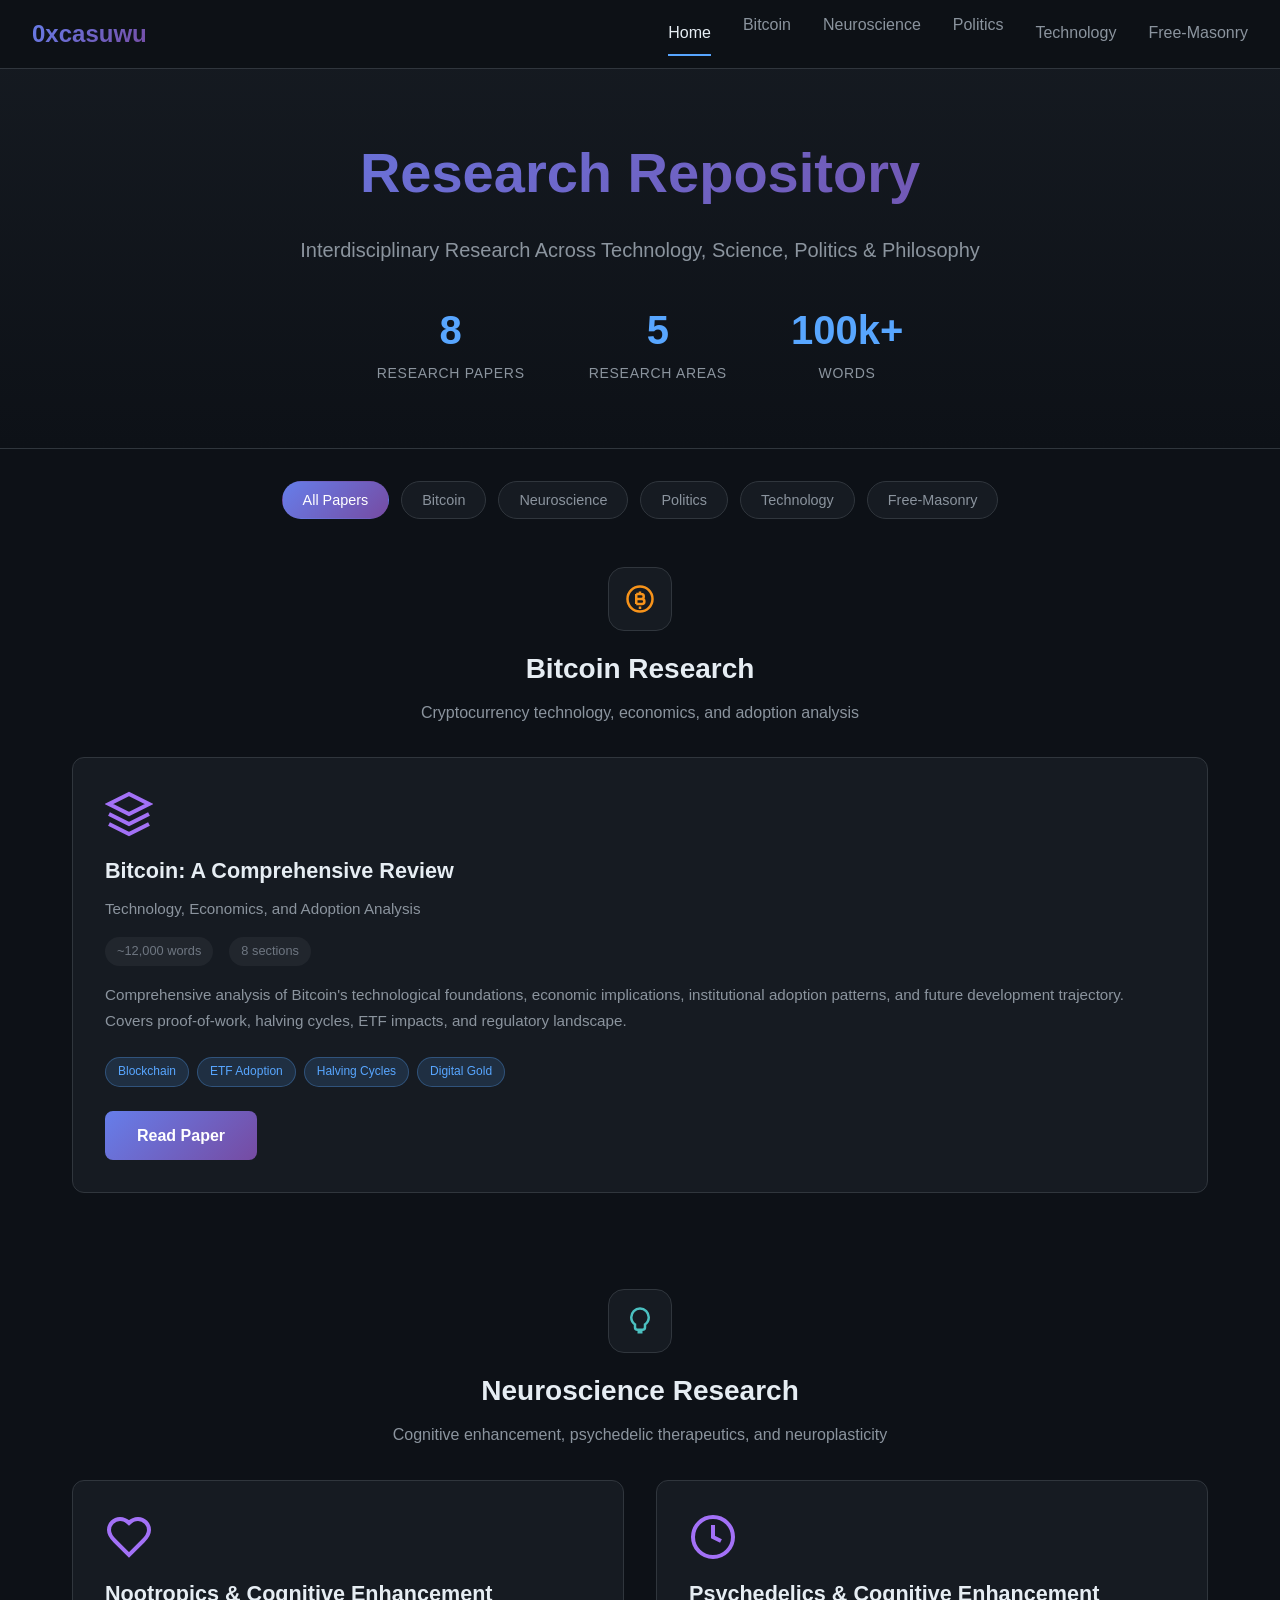
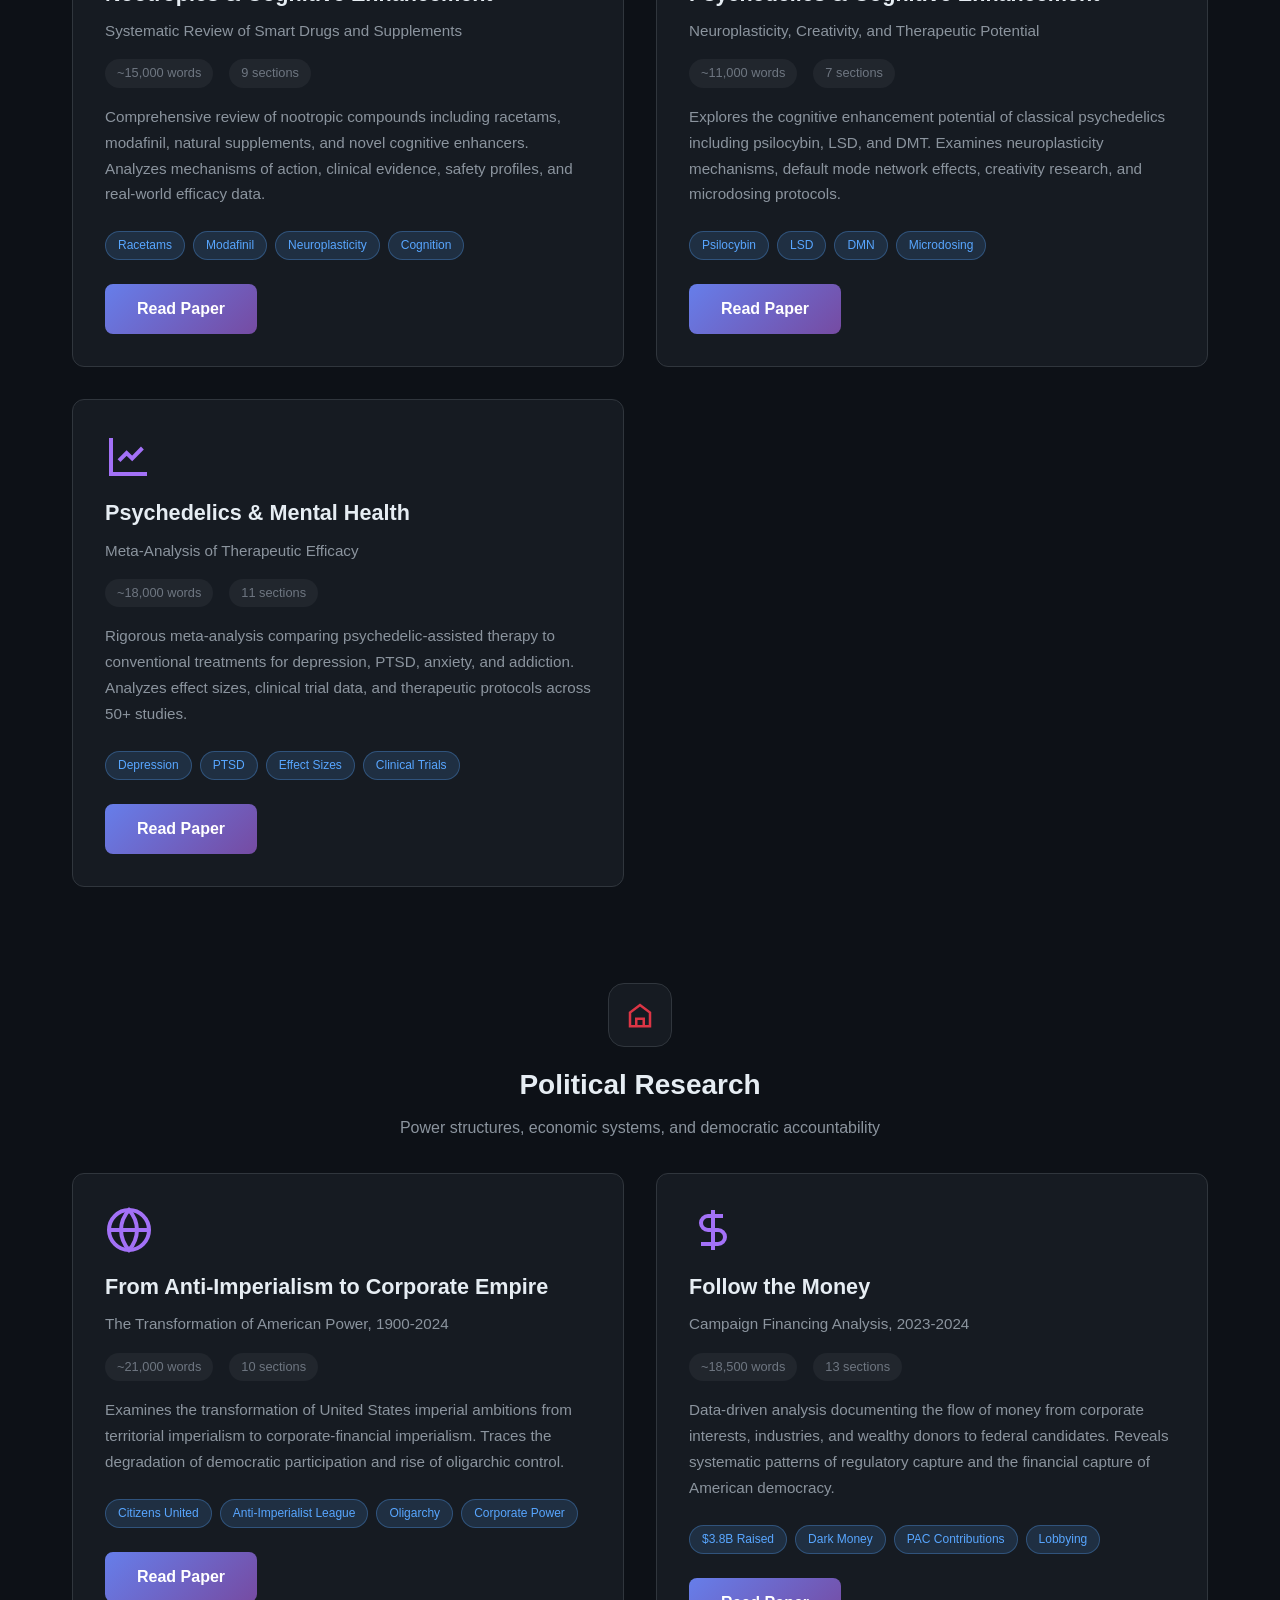
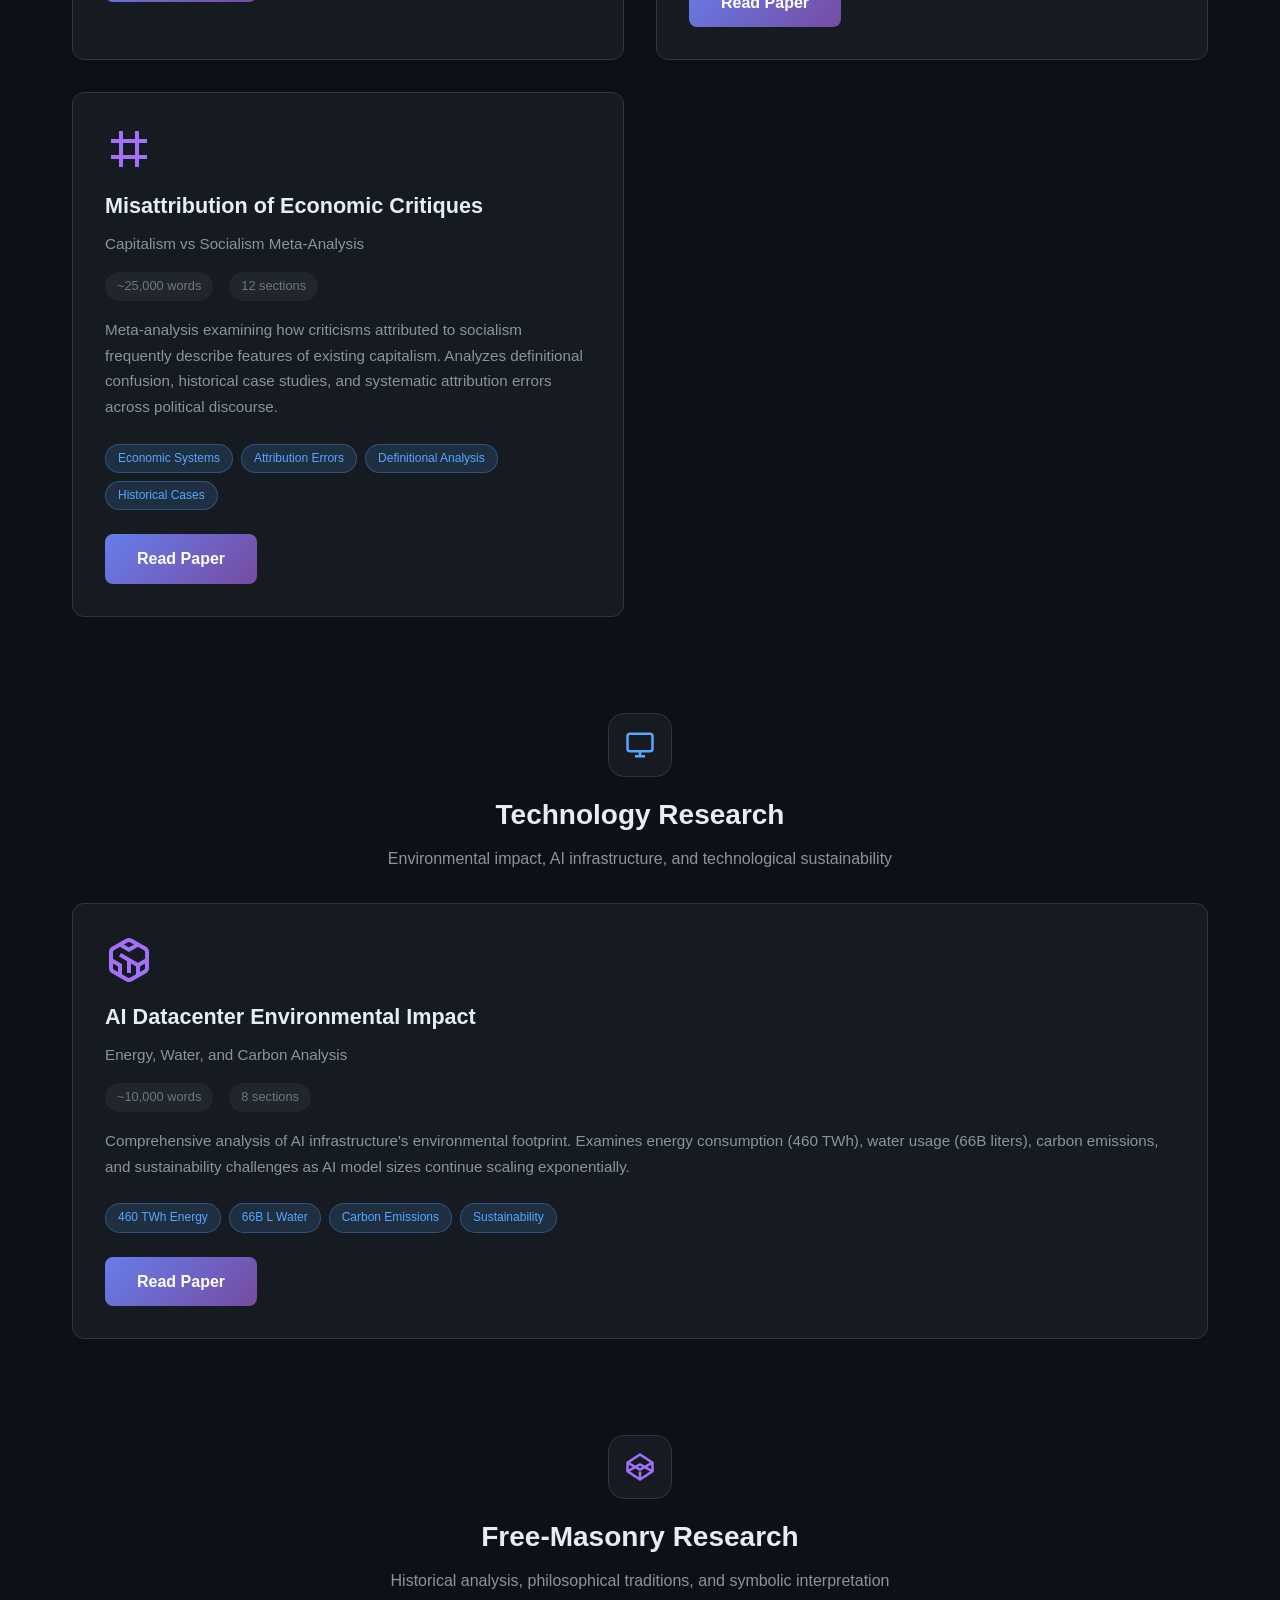
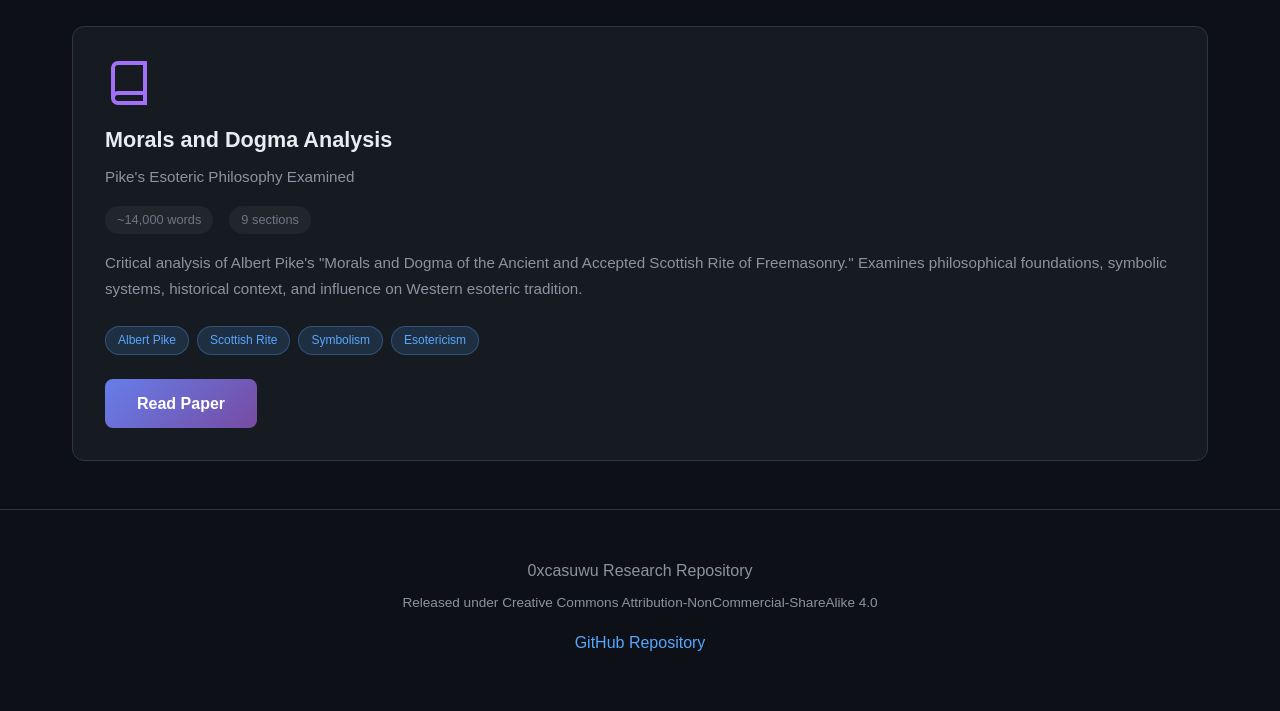
<file: index.html>
<!DOCTYPE html>
<html lang="en">
<head>
    <meta charset="UTF-8">
    <meta name="viewport" content="width=device-width, initial-scale=1.0">
    <title>0xcasuwu Research Repository</title>
    <link rel="stylesheet" href="css/style.css">
</head>
<body>
    <nav class="main-nav">
        <div class="nav-container">
            <a href="index.html" class="logo">0xcasuwu</a>
            <div class="nav-links">
                <a href="index.html" class="active">Home</a>
                <div class="nav-dropdown">
                    <a href="#bitcoin-section">Bitcoin</a>
                    <div class="dropdown-content">
                        <a href="papers/bitcoin-review.html">Comprehensive Review</a>
                    </div>
                </div>
                <div class="nav-dropdown">
                    <a href="#neuroscience-section">Neuroscience</a>
                    <div class="dropdown-content">
                        <a href="papers/nootropics.html">Nootropics Review</a>
                        <a href="papers/psychedelics-cognitive.html">Psychedelics & Cognition</a>
                        <a href="papers/psychedelics-mental-health.html">Psychedelics Meta-Analysis</a>
                    </div>
                </div>
                <div class="nav-dropdown">
                    <a href="#politics-section">Politics</a>
                    <div class="dropdown-content">
                        <a href="papers/imperialism.html">US Imperialism</a>
                        <a href="papers/campaign-finance.html">Campaign Finance</a>
                        <a href="papers/capitalism-socialism.html">Capitalism/Socialism</a>
                    </div>
                </div>
                <a href="papers/ai-datacenter.html">Technology</a>
                <a href="papers/freemasonry.html">Free-Masonry</a>
            </div>
        </div>
    </nav>

    <header class="hero">
        <div class="hero-content">
            <h1>Research Repository</h1>
            <p class="tagline">Interdisciplinary Research Across Technology, Science, Politics & Philosophy</p>
            <div class="hero-stats">
                <div class="stat">
                    <span class="stat-number">8</span>
                    <span class="stat-label">Research Papers</span>
                </div>
                <div class="stat">
                    <span class="stat-number">5</span>
                    <span class="stat-label">Research Areas</span>
                </div>
                <div class="stat">
                    <span class="stat-number">100k+</span>
                    <span class="stat-label">Words</span>
                </div>
            </div>
        </div>
    </header>

    <!-- Category Navigation -->
    <section class="category-nav">
        <div class="category-tabs">
            <button class="category-tab active" data-category="all">All Papers</button>
            <button class="category-tab" data-category="bitcoin">Bitcoin</button>
            <button class="category-tab" data-category="neuroscience">Neuroscience</button>
            <button class="category-tab" data-category="politics">Politics</button>
            <button class="category-tab" data-category="technology">Technology</button>
            <button class="category-tab" data-category="freemasonry">Free-Masonry</button>
        </div>
    </section>

    <!-- Bitcoin Section -->
    <section id="bitcoin-section" class="research-section" data-category="bitcoin">
        <div class="section-header">
            <div class="section-icon bitcoin-icon">
                <svg viewBox="0 0 24 24" fill="none" stroke="currentColor" stroke-width="2">
                    <circle cx="12" cy="12" r="10"/>
                    <path d="M9 8h4a2 2 0 1 1 0 4H9m0-4v8m0-4h4.5a2 2 0 1 1 0 4H9m3-10v2m0 10v2"/>
                </svg>
            </div>
            <h2>Bitcoin Research</h2>
            <p class="section-desc">Cryptocurrency technology, economics, and adoption analysis</p>
        </div>
        <div class="papers-grid">
            <article class="paper-card" onclick="window.location.href='papers/bitcoin-review.html'">
                <div class="paper-icon">
                    <svg viewBox="0 0 24 24" fill="none" stroke="currentColor" stroke-width="2">
                        <path d="M12 2L2 7l10 5 10-5-10-5zM2 17l10 5 10-5M2 12l10 5 10-5"/>
                    </svg>
                </div>
                <h3>Bitcoin: A Comprehensive Review</h3>
                <p class="paper-subtitle">Technology, Economics, and Adoption Analysis</p>
                <div class="paper-meta">
                    <span class="meta-item">~12,000 words</span>
                    <span class="meta-item">8 sections</span>
                </div>
                <p class="paper-excerpt">
                    Comprehensive analysis of Bitcoin's technological foundations, economic implications,
                    institutional adoption patterns, and future development trajectory. Covers proof-of-work,
                    halving cycles, ETF impacts, and regulatory landscape.
                </p>
                <div class="paper-topics">
                    <span class="topic">Blockchain</span>
                    <span class="topic">ETF Adoption</span>
                    <span class="topic">Halving Cycles</span>
                    <span class="topic">Digital Gold</span>
                </div>
                <a href="papers/bitcoin-review.html" class="read-btn">Read Paper</a>
            </article>

        </div>
    </section>

    <!-- Neuroscience Section -->
    <section id="neuroscience-section" class="research-section" data-category="neuroscience">
        <div class="section-header">
            <div class="section-icon neuroscience-icon">
                <svg viewBox="0 0 24 24" fill="none" stroke="currentColor" stroke-width="2">
                    <path d="M12 2a7 7 0 0 0-7 7c0 2.38 1.19 4.47 3 5.74V17a2 2 0 0 0 2 2h4a2 2 0 0 0 2-2v-2.26c1.81-1.27 3-3.36 3-5.74a7 7 0 0 0-7-7z"/>
                    <path d="M10 21h4"/>
                </svg>
            </div>
            <h2>Neuroscience Research</h2>
            <p class="section-desc">Cognitive enhancement, psychedelic therapeutics, and neuroplasticity</p>
        </div>
        <div class="papers-grid">
            <article class="paper-card" onclick="window.location.href='papers/nootropics.html'">
                <div class="paper-icon">
                    <svg viewBox="0 0 24 24" fill="none" stroke="currentColor" stroke-width="2">
                        <path d="M19 14c1.49-1.46 3-3.21 3-5.5A5.5 5.5 0 0 0 16.5 3c-1.76 0-3 .5-4.5 2-1.5-1.5-2.74-2-4.5-2A5.5 5.5 0 0 0 2 8.5c0 2.3 1.5 4.05 3 5.5l7 7Z"/>
                    </svg>
                </div>
                <h3>Nootropics & Cognitive Enhancement</h3>
                <p class="paper-subtitle">Systematic Review of Smart Drugs and Supplements</p>
                <div class="paper-meta">
                    <span class="meta-item">~15,000 words</span>
                    <span class="meta-item">9 sections</span>
                </div>
                <p class="paper-excerpt">
                    Comprehensive review of nootropic compounds including racetams, modafinil, natural
                    supplements, and novel cognitive enhancers. Analyzes mechanisms of action, clinical
                    evidence, safety profiles, and real-world efficacy data.
                </p>
                <div class="paper-topics">
                    <span class="topic">Racetams</span>
                    <span class="topic">Modafinil</span>
                    <span class="topic">Neuroplasticity</span>
                    <span class="topic">Cognition</span>
                </div>
                <a href="papers/nootropics.html" class="read-btn">Read Paper</a>
            </article>

            <article class="paper-card" onclick="window.location.href='papers/psychedelics-cognitive.html'">
                <div class="paper-icon">
                    <svg viewBox="0 0 24 24" fill="none" stroke="currentColor" stroke-width="2">
                        <circle cx="12" cy="12" r="10"/>
                        <path d="M12 6v6l4 2"/>
                    </svg>
                </div>
                <h3>Psychedelics & Cognitive Enhancement</h3>
                <p class="paper-subtitle">Neuroplasticity, Creativity, and Therapeutic Potential</p>
                <div class="paper-meta">
                    <span class="meta-item">~11,000 words</span>
                    <span class="meta-item">7 sections</span>
                </div>
                <p class="paper-excerpt">
                    Explores the cognitive enhancement potential of classical psychedelics including
                    psilocybin, LSD, and DMT. Examines neuroplasticity mechanisms, default mode network
                    effects, creativity research, and microdosing protocols.
                </p>
                <div class="paper-topics">
                    <span class="topic">Psilocybin</span>
                    <span class="topic">LSD</span>
                    <span class="topic">DMN</span>
                    <span class="topic">Microdosing</span>
                </div>
                <a href="papers/psychedelics-cognitive.html" class="read-btn">Read Paper</a>
            </article>

            <article class="paper-card" onclick="window.location.href='papers/psychedelics-mental-health.html'">
                <div class="paper-icon">
                    <svg viewBox="0 0 24 24" fill="none" stroke="currentColor" stroke-width="2">
                        <path d="M3 3v18h18"/>
                        <path d="M18.7 8l-5.1 5.2-2.8-2.7L7 14.3"/>
                    </svg>
                </div>
                <h3>Psychedelics & Mental Health</h3>
                <p class="paper-subtitle">Meta-Analysis of Therapeutic Efficacy</p>
                <div class="paper-meta">
                    <span class="meta-item">~18,000 words</span>
                    <span class="meta-item">11 sections</span>
                </div>
                <p class="paper-excerpt">
                    Rigorous meta-analysis comparing psychedelic-assisted therapy to conventional treatments
                    for depression, PTSD, anxiety, and addiction. Analyzes effect sizes, clinical trial data,
                    and therapeutic protocols across 50+ studies.
                </p>
                <div class="paper-topics">
                    <span class="topic">Depression</span>
                    <span class="topic">PTSD</span>
                    <span class="topic">Effect Sizes</span>
                    <span class="topic">Clinical Trials</span>
                </div>
                <a href="papers/psychedelics-mental-health.html" class="read-btn">Read Paper</a>
            </article>
        </div>
    </section>

    <!-- Politics Section -->
    <section id="politics-section" class="research-section" data-category="politics">
        <div class="section-header">
            <div class="section-icon politics-icon">
                <svg viewBox="0 0 24 24" fill="none" stroke="currentColor" stroke-width="2">
                    <path d="M3 21h18M4 21V10l8-6 8 6v11M9 21v-6h6v6"/>
                </svg>
            </div>
            <h2>Political Research</h2>
            <p class="section-desc">Power structures, economic systems, and democratic accountability</p>
        </div>
        <div class="papers-grid">
            <article class="paper-card" onclick="window.location.href='papers/imperialism.html'">
                <div class="paper-icon">
                    <svg viewBox="0 0 24 24" fill="none" stroke="currentColor" stroke-width="2">
                        <circle cx="12" cy="12" r="10"/>
                        <path d="M2 12h20M12 2a15.3 15.3 0 0 1 4 10 15.3 15.3 0 0 1-4 10 15.3 15.3 0 0 1-4-10 15.3 15.3 0 0 1 4-10z"/>
                    </svg>
                </div>
                <h3>From Anti-Imperialism to Corporate Empire</h3>
                <p class="paper-subtitle">The Transformation of American Power, 1900-2024</p>
                <div class="paper-meta">
                    <span class="meta-item">~21,000 words</span>
                    <span class="meta-item">10 sections</span>
                </div>
                <p class="paper-excerpt">
                    Examines the transformation of United States imperial ambitions from territorial
                    imperialism to corporate-financial imperialism. Traces the degradation of democratic
                    participation and rise of oligarchic control.
                </p>
                <div class="paper-topics">
                    <span class="topic">Citizens United</span>
                    <span class="topic">Anti-Imperialist League</span>
                    <span class="topic">Oligarchy</span>
                    <span class="topic">Corporate Power</span>
                </div>
                <a href="papers/imperialism.html" class="read-btn">Read Paper</a>
            </article>

            <article class="paper-card" onclick="window.location.href='papers/campaign-finance.html'">
                <div class="paper-icon">
                    <svg viewBox="0 0 24 24" fill="none" stroke="currentColor" stroke-width="2">
                        <path d="M12 2v20M17 5H9.5a3.5 3.5 0 0 0 0 7h5a3.5 3.5 0 0 1 0 7H6"/>
                    </svg>
                </div>
                <h3>Follow the Money</h3>
                <p class="paper-subtitle">Campaign Financing Analysis, 2023-2024</p>
                <div class="paper-meta">
                    <span class="meta-item">~18,500 words</span>
                    <span class="meta-item">13 sections</span>
                </div>
                <p class="paper-excerpt">
                    Data-driven analysis documenting the flow of money from corporate interests, industries,
                    and wealthy donors to federal candidates. Reveals systematic patterns of regulatory
                    capture and the financial capture of American democracy.
                </p>
                <div class="paper-topics">
                    <span class="topic">$3.8B Raised</span>
                    <span class="topic">Dark Money</span>
                    <span class="topic">PAC Contributions</span>
                    <span class="topic">Lobbying</span>
                </div>
                <a href="papers/campaign-finance.html" class="read-btn">Read Paper</a>
            </article>

            <article class="paper-card" onclick="window.location.href='papers/capitalism-socialism.html'">
                <div class="paper-icon">
                    <svg viewBox="0 0 24 24" fill="none" stroke="currentColor" stroke-width="2">
                        <path d="M8 3v18M16 3v18M3 8h18M3 16h18"/>
                    </svg>
                </div>
                <h3>Misattribution of Economic Critiques</h3>
                <p class="paper-subtitle">Capitalism vs Socialism Meta-Analysis</p>
                <div class="paper-meta">
                    <span class="meta-item">~25,000 words</span>
                    <span class="meta-item">12 sections</span>
                </div>
                <p class="paper-excerpt">
                    Meta-analysis examining how criticisms attributed to socialism frequently describe
                    features of existing capitalism. Analyzes definitional confusion, historical case
                    studies, and systematic attribution errors across political discourse.
                </p>
                <div class="paper-topics">
                    <span class="topic">Economic Systems</span>
                    <span class="topic">Attribution Errors</span>
                    <span class="topic">Definitional Analysis</span>
                    <span class="topic">Historical Cases</span>
                </div>
                <a href="papers/capitalism-socialism.html" class="read-btn">Read Paper</a>
            </article>
        </div>
    </section>

    <!-- Technology Section -->
    <section id="technology-section" class="research-section" data-category="technology">
        <div class="section-header">
            <div class="section-icon technology-icon">
                <svg viewBox="0 0 24 24" fill="none" stroke="currentColor" stroke-width="2">
                    <rect x="2" y="3" width="20" height="14" rx="2"/>
                    <path d="M8 21h8M12 17v4"/>
                </svg>
            </div>
            <h2>Technology Research</h2>
            <p class="section-desc">Environmental impact, AI infrastructure, and technological sustainability</p>
        </div>
        <div class="papers-grid">
            <article class="paper-card" onclick="window.location.href='papers/ai-datacenter.html'">
                <div class="paper-icon">
                    <svg viewBox="0 0 24 24" fill="none" stroke="currentColor" stroke-width="2">
                        <path d="M21 16V8a2 2 0 0 0-1-1.73l-7-4a2 2 0 0 0-2 0l-7 4A2 2 0 0 0 3 8v8a2 2 0 0 0 1 1.73l7 4a2 2 0 0 0 2 0l7-4A2 2 0 0 0 21 16z"/>
                        <path d="M7.5 4.21l4.5 2.6 4.5-2.6M7.5 19.79V14.6L3 12M21 12l-4.5 2.6v5.19M12 12l4.5 2.6M12 12v6.5M12 12L7.5 9.4"/>
                    </svg>
                </div>
                <h3>AI Datacenter Environmental Impact</h3>
                <p class="paper-subtitle">Energy, Water, and Carbon Analysis</p>
                <div class="paper-meta">
                    <span class="meta-item">~10,000 words</span>
                    <span class="meta-item">8 sections</span>
                </div>
                <p class="paper-excerpt">
                    Comprehensive analysis of AI infrastructure's environmental footprint. Examines energy
                    consumption (460 TWh), water usage (66B liters), carbon emissions, and sustainability
                    challenges as AI model sizes continue scaling exponentially.
                </p>
                <div class="paper-topics">
                    <span class="topic">460 TWh Energy</span>
                    <span class="topic">66B L Water</span>
                    <span class="topic">Carbon Emissions</span>
                    <span class="topic">Sustainability</span>
                </div>
                <a href="papers/ai-datacenter.html" class="read-btn">Read Paper</a>
            </article>
        </div>
    </section>

    <!-- Free-Masonry Section -->
    <section id="freemasonry-section" class="research-section" data-category="freemasonry">
        <div class="section-header">
            <div class="section-icon freemasonry-icon">
                <svg viewBox="0 0 24 24" fill="none" stroke="currentColor" stroke-width="2">
                    <polygon points="12 2 22 8.5 22 15.5 12 22 2 15.5 2 8.5 12 2"/>
                    <path d="M12 22v-6.5M22 8.5l-10 5.5-10-5.5"/>
                    <path d="M2 15.5l10-5.5 10 5.5"/>
                </svg>
            </div>
            <h2>Free-Masonry Research</h2>
            <p class="section-desc">Historical analysis, philosophical traditions, and symbolic interpretation</p>
        </div>
        <div class="papers-grid">
            <article class="paper-card" onclick="window.location.href='papers/freemasonry.html'">
                <div class="paper-icon">
                    <svg viewBox="0 0 24 24" fill="none" stroke="currentColor" stroke-width="2">
                        <path d="M4 19.5A2.5 2.5 0 0 1 6.5 17H20"/>
                        <path d="M6.5 2H20v20H6.5A2.5 2.5 0 0 1 4 19.5v-15A2.5 2.5 0 0 1 6.5 2z"/>
                    </svg>
                </div>
                <h3>Morals and Dogma Analysis</h3>
                <p class="paper-subtitle">Pike's Esoteric Philosophy Examined</p>
                <div class="paper-meta">
                    <span class="meta-item">~14,000 words</span>
                    <span class="meta-item">9 sections</span>
                </div>
                <p class="paper-excerpt">
                    Critical analysis of Albert Pike's "Morals and Dogma of the Ancient and Accepted
                    Scottish Rite of Freemasonry." Examines philosophical foundations, symbolic systems,
                    historical context, and influence on Western esoteric tradition.
                </p>
                <div class="paper-topics">
                    <span class="topic">Albert Pike</span>
                    <span class="topic">Scottish Rite</span>
                    <span class="topic">Symbolism</span>
                    <span class="topic">Esotericism</span>
                </div>
                <a href="papers/freemasonry.html" class="read-btn">Read Paper</a>
            </article>
        </div>
    </section>

    <footer>
        <div class="footer-content">
            <p>0xcasuwu Research Repository</p>
            <p class="footer-note">Released under Creative Commons Attribution-NonCommercial-ShareAlike 4.0</p>
            <p class="footer-links">
                <a href="https://github.com/0xcasuwu/research">GitHub Repository</a>
            </p>
        </div>
    </footer>

    <script>
        // Category filtering
        const tabs = document.querySelectorAll('.category-tab');
        const sections = document.querySelectorAll('.research-section');

        tabs.forEach(tab => {
            tab.addEventListener('click', () => {
                tabs.forEach(t => t.classList.remove('active'));
                tab.classList.add('active');

                const category = tab.dataset.category;
                sections.forEach(section => {
                    if (category === 'all' || section.dataset.category === category) {
                        section.style.display = 'block';
                    } else {
                        section.style.display = 'none';
                    }
                });
            });
        });

    </script>
</body>
</html>
</file>
<file: css/style.css>
/* 0xcasuwu Research Repository - Main Stylesheet */

:root {
    --bg-primary: #0d1117;
    --bg-secondary: #161b22;
    --bg-tertiary: #21262d;
    --text-primary: #e6edf3;
    --text-secondary: #8b949e;
    --text-muted: #6e7681;
    --accent-blue: #58a6ff;
    --accent-purple: #a371f7;
    --accent-green: #3fb950;
    --accent-red: #f85149;
    --accent-orange: #d29922;
    --border-color: #30363d;
    --gradient-1: linear-gradient(135deg, #667eea 0%, #764ba2 100%);
    --gradient-2: linear-gradient(135deg, #f093fb 0%, #f5576c 100%);
    --shadow-lg: 0 10px 40px rgba(0,0,0,0.4);
}

* {
    margin: 0;
    padding: 0;
    box-sizing: border-box;
}

html {
    scroll-behavior: smooth;
}

body {
    font-family: -apple-system, BlinkMacSystemFont, 'Segoe UI', 'Noto Sans', Helvetica, Arial, sans-serif;
    background-color: var(--bg-primary);
    color: var(--text-primary);
    line-height: 1.6;
}

/* Navigation */
.main-nav {
    position: fixed;
    top: 0;
    left: 0;
    right: 0;
    background: rgba(13, 17, 23, 0.95);
    backdrop-filter: blur(10px);
    border-bottom: 1px solid var(--border-color);
    z-index: 1000;
    padding: 0.75rem 2rem;
}

.nav-container {
    max-width: 1400px;
    margin: 0 auto;
    display: flex;
    justify-content: space-between;
    align-items: center;
}

.logo {
    font-size: 1.5rem;
    font-weight: 700;
    color: var(--text-primary);
    text-decoration: none;
    background: var(--gradient-1);
    -webkit-background-clip: text;
    -webkit-text-fill-color: transparent;
    background-clip: text;
}

.nav-links {
    display: flex;
    gap: 2rem;
}

.nav-links a {
    color: var(--text-secondary);
    text-decoration: none;
    font-weight: 500;
    transition: color 0.2s;
    padding: 0.5rem 0;
    border-bottom: 2px solid transparent;
}

.nav-links a:hover,
.nav-links a.active {
    color: var(--text-primary);
    border-bottom-color: var(--accent-blue);
}

/* Navigation Dropdowns */
.nav-dropdown {
    position: relative;
}

.nav-dropdown > a {
    color: var(--text-secondary);
    text-decoration: none;
    font-weight: 500;
    transition: color 0.2s;
    padding: 0.5rem 0;
    border-bottom: 2px solid transparent;
    cursor: pointer;
}

.nav-dropdown:hover > a {
    color: var(--text-primary);
}

.dropdown-content {
    display: none;
    position: absolute;
    top: 100%;
    left: 50%;
    transform: translateX(-50%);
    min-width: 200px;
    background: var(--bg-secondary);
    border: 1px solid var(--border-color);
    border-radius: 8px;
    padding: 0.5rem 0;
    box-shadow: var(--shadow-lg);
    z-index: 1000;
}

.nav-dropdown:hover .dropdown-content {
    display: block;
}

.dropdown-content a {
    display: block;
    padding: 0.625rem 1rem;
    color: var(--text-secondary);
    text-decoration: none;
    font-size: 0.9rem;
    transition: all 0.2s;
    border-bottom: none !important;
}

.dropdown-content a:hover {
    background: var(--bg-tertiary);
    color: var(--text-primary);
}

/* Category Tabs */
.category-nav {
    max-width: 1200px;
    margin: 0 auto;
    padding: 2rem 2rem 0;
}

.category-tabs {
    display: flex;
    flex-wrap: wrap;
    gap: 0.75rem;
    justify-content: center;
}

.category-tab {
    background: var(--bg-secondary);
    border: 1px solid var(--border-color);
    color: var(--text-secondary);
    padding: 0.625rem 1.25rem;
    border-radius: 100px;
    font-size: 0.9rem;
    font-weight: 500;
    cursor: pointer;
    transition: all 0.2s;
}

.category-tab:hover {
    border-color: var(--accent-blue);
    color: var(--text-primary);
}

.category-tab.active {
    background: var(--gradient-1);
    border-color: transparent;
    color: white;
}

/* Research Sections */
.research-section {
    max-width: 1200px;
    margin: 0 auto;
    padding: 3rem 2rem;
}

.section-header {
    text-align: center;
    margin-bottom: 2rem;
}

.section-icon {
    width: 64px;
    height: 64px;
    margin: 0 auto 1rem;
    padding: 1rem;
    border-radius: 16px;
    background: var(--bg-secondary);
    border: 1px solid var(--border-color);
}

.section-icon svg {
    width: 100%;
    height: 100%;
}

.bitcoin-icon { color: #f7931a; }
.neuroscience-icon { color: #4bc0c0; }
.politics-icon { color: #dc3545; }
.technology-icon { color: #58a6ff; }
.freemasonry-icon { color: #a371f7; }

.section-header h2 {
    font-size: 1.75rem;
    margin-bottom: 0.5rem;
}

.section-desc {
    color: var(--text-secondary);
    font-size: 1rem;
}

.research-section .papers-grid {
    padding: 0;
}

/* Paper Card H3 for section cards */
.paper-card h3 {
    font-size: 1.35rem;
    margin-bottom: 0.5rem;
    color: var(--text-primary);
}

/* Footer Links */
.footer-links {
    margin-top: 1rem;
}

.footer-links a {
    color: var(--accent-blue);
    text-decoration: none;
}

.footer-links a:hover {
    text-decoration: underline;
}

/* Hero Section */
.hero {
    padding: 8rem 2rem 4rem;
    text-align: center;
    background: linear-gradient(180deg, var(--bg-secondary) 0%, var(--bg-primary) 100%);
    border-bottom: 1px solid var(--border-color);
}

.hero-content h1 {
    font-size: 3.5rem;
    font-weight: 800;
    margin-bottom: 1rem;
    background: var(--gradient-1);
    -webkit-background-clip: text;
    -webkit-text-fill-color: transparent;
    background-clip: text;
}

.tagline {
    font-size: 1.25rem;
    color: var(--text-secondary);
    margin-bottom: 2rem;
}

.hero-stats {
    display: flex;
    justify-content: center;
    gap: 4rem;
    margin-top: 2rem;
}

.stat {
    display: flex;
    flex-direction: column;
    align-items: center;
}

.stat-number {
    font-size: 2.5rem;
    font-weight: 700;
    color: var(--accent-blue);
}

.stat-label {
    font-size: 0.875rem;
    color: var(--text-secondary);
    text-transform: uppercase;
    letter-spacing: 0.05em;
}

/* Papers Grid */
.papers-grid {
    max-width: 1200px;
    margin: 0 auto;
    padding: 4rem 2rem;
    display: grid;
    grid-template-columns: repeat(auto-fit, minmax(450px, 1fr));
    gap: 2rem;
}

.paper-card {
    background: var(--bg-secondary);
    border: 1px solid var(--border-color);
    border-radius: 12px;
    padding: 2rem;
    cursor: pointer;
    transition: all 0.3s ease;
    position: relative;
    overflow: hidden;
}

.paper-card::before {
    content: '';
    position: absolute;
    top: 0;
    left: 0;
    right: 0;
    height: 4px;
    background: var(--gradient-1);
    opacity: 0;
    transition: opacity 0.3s;
}

.paper-card:hover {
    transform: translateY(-4px);
    box-shadow: var(--shadow-lg);
    border-color: var(--accent-blue);
}

.paper-card:hover::before {
    opacity: 1;
}

.paper-icon {
    width: 48px;
    height: 48px;
    margin-bottom: 1rem;
    color: var(--accent-purple);
}

.paper-card h2 {
    font-size: 1.5rem;
    margin-bottom: 0.5rem;
    color: var(--text-primary);
}

.paper-subtitle {
    font-size: 0.95rem;
    color: var(--text-secondary);
    margin-bottom: 1rem;
}

.paper-meta {
    display: flex;
    gap: 1rem;
    margin-bottom: 1rem;
}

.meta-item {
    font-size: 0.8rem;
    color: var(--text-muted);
    background: var(--bg-tertiary);
    padding: 0.25rem 0.75rem;
    border-radius: 100px;
}

.paper-excerpt {
    color: var(--text-secondary);
    font-size: 0.95rem;
    margin-bottom: 1.5rem;
    line-height: 1.7;
}

.paper-topics {
    display: flex;
    flex-wrap: wrap;
    gap: 0.5rem;
    margin-bottom: 1.5rem;
}

.topic {
    font-size: 0.75rem;
    background: rgba(88, 166, 255, 0.15);
    color: var(--accent-blue);
    padding: 0.25rem 0.75rem;
    border-radius: 100px;
    border: 1px solid rgba(88, 166, 255, 0.3);
}

.read-btn {
    display: inline-block;
    background: var(--gradient-1);
    color: white;
    padding: 0.75rem 2rem;
    border-radius: 8px;
    text-decoration: none;
    font-weight: 600;
    transition: transform 0.2s, box-shadow 0.2s;
}

.read-btn:hover {
    transform: scale(1.02);
    box-shadow: 0 4px 15px rgba(102, 126, 234, 0.4);
}

/* Key Findings */
.key-findings {
    background: var(--bg-secondary);
    padding: 4rem 2rem;
    border-top: 1px solid var(--border-color);
    border-bottom: 1px solid var(--border-color);
}

.key-findings h2 {
    text-align: center;
    font-size: 2rem;
    margin-bottom: 3rem;
}

.findings-grid {
    max-width: 1000px;
    margin: 0 auto;
    display: grid;
    grid-template-columns: repeat(4, 1fr);
    gap: 2rem;
}

.finding {
    text-align: center;
    padding: 1.5rem;
    background: var(--bg-tertiary);
    border-radius: 12px;
    border: 1px solid var(--border-color);
}

.finding-number {
    font-size: 2.25rem;
    font-weight: 700;
    color: var(--accent-green);
    margin-bottom: 0.5rem;
}

.finding-label {
    font-size: 0.85rem;
    color: var(--text-secondary);
}

/* Visualization Section */
.visualization-preview {
    max-width: 1200px;
    margin: 0 auto;
    padding: 4rem 2rem;
}

.visualization-preview h2 {
    text-align: center;
    font-size: 2rem;
    margin-bottom: 3rem;
}

.charts-container {
    display: grid;
    grid-template-columns: repeat(auto-fit, minmax(400px, 1fr));
    gap: 2rem;
}

.chart-box {
    background: var(--bg-secondary);
    border: 1px solid var(--border-color);
    border-radius: 12px;
    padding: 2rem;
}

.chart-box h3 {
    font-size: 1.1rem;
    margin-bottom: 1.5rem;
    color: var(--text-secondary);
    text-align: center;
}

/* Timeline */
.timeline-preview {
    background: var(--bg-secondary);
    padding: 4rem 2rem;
    border-top: 1px solid var(--border-color);
}

.timeline-preview h2 {
    text-align: center;
    font-size: 2rem;
    margin-bottom: 3rem;
}

.timeline {
    max-width: 800px;
    margin: 0 auto;
    position: relative;
}

.timeline::before {
    content: '';
    position: absolute;
    left: 80px;
    top: 0;
    bottom: 0;
    width: 2px;
    background: var(--border-color);
}

.timeline-item {
    display: flex;
    gap: 2rem;
    margin-bottom: 2rem;
    position: relative;
}

.timeline-year {
    width: 80px;
    font-size: 1.1rem;
    font-weight: 700;
    color: var(--accent-purple);
    text-align: right;
    flex-shrink: 0;
}

.timeline-content {
    background: var(--bg-tertiary);
    border: 1px solid var(--border-color);
    border-radius: 8px;
    padding: 1.25rem;
    flex: 1;
    position: relative;
}

.timeline-content::before {
    content: '';
    position: absolute;
    left: -10px;
    top: 50%;
    transform: translateY(-50%);
    width: 12px;
    height: 12px;
    background: var(--accent-purple);
    border-radius: 50%;
    border: 3px solid var(--bg-secondary);
}

.timeline-content h4 {
    color: var(--text-primary);
    margin-bottom: 0.5rem;
}

.timeline-content p {
    color: var(--text-secondary);
    font-size: 0.9rem;
}

/* Footer */
footer {
    padding: 3rem 2rem;
    text-align: center;
    border-top: 1px solid var(--border-color);
}

.footer-content p {
    color: var(--text-secondary);
    margin-bottom: 0.5rem;
}

.footer-note {
    font-size: 0.85rem;
    color: var(--text-muted);
}

/* Paper Page Styles */
.paper-header {
    padding: 8rem 2rem 4rem;
    text-align: center;
    background: linear-gradient(180deg, var(--bg-secondary) 0%, var(--bg-primary) 100%);
    border-bottom: 1px solid var(--border-color);
}

.paper-header h1 {
    font-size: 2.5rem;
    font-weight: 800;
    max-width: 900px;
    margin: 0 auto 1rem;
    background: var(--gradient-1);
    -webkit-background-clip: text;
    -webkit-text-fill-color: transparent;
    background-clip: text;
}

.paper-header .subtitle {
    font-size: 1.25rem;
    color: var(--text-secondary);
    max-width: 700px;
    margin: 0 auto;
}

.paper-info {
    display: flex;
    justify-content: center;
    gap: 2rem;
    margin-top: 2rem;
    flex-wrap: wrap;
}

.paper-info-item {
    display: flex;
    align-items: center;
    gap: 0.5rem;
    color: var(--text-muted);
    font-size: 0.9rem;
}

/* Paper Content Layout */
.paper-layout {
    display: grid;
    grid-template-columns: 250px 1fr;
    max-width: 1400px;
    margin: 0 auto;
    gap: 2rem;
    padding: 2rem;
}

/* Table of Contents */
.toc {
    position: sticky;
    top: 80px;
    height: fit-content;
    max-height: calc(100vh - 100px);
    overflow-y: auto;
    padding-right: 1rem;
}

.toc h3 {
    font-size: 0.8rem;
    text-transform: uppercase;
    letter-spacing: 0.1em;
    color: var(--text-muted);
    margin-bottom: 1rem;
}

.toc-list {
    list-style: none;
}

.toc-list li {
    margin-bottom: 0.5rem;
}

.toc-list a {
    display: block;
    color: var(--text-secondary);
    text-decoration: none;
    font-size: 0.9rem;
    padding: 0.375rem 0.75rem;
    border-left: 2px solid transparent;
    transition: all 0.2s;
}

.toc-list a:hover,
.toc-list a.active {
    color: var(--text-primary);
    border-left-color: var(--accent-blue);
    background: rgba(88, 166, 255, 0.1);
}

/* Paper Content */
.paper-content {
    background: var(--bg-secondary);
    border: 1px solid var(--border-color);
    border-radius: 12px;
    padding: 3rem;
}

.paper-content h2 {
    font-size: 1.75rem;
    margin: 2.5rem 0 1.5rem;
    padding-top: 1rem;
    border-top: 1px solid var(--border-color);
    color: var(--text-primary);
}

.paper-content h2:first-child {
    margin-top: 0;
    border-top: none;
    padding-top: 0;
}

.paper-content h3 {
    font-size: 1.25rem;
    margin: 2rem 0 1rem;
    color: var(--accent-blue);
}

.paper-content h4 {
    font-size: 1.1rem;
    margin: 1.5rem 0 0.75rem;
    color: var(--text-primary);
}

.paper-content p {
    margin-bottom: 1.25rem;
    color: var(--text-secondary);
    line-height: 1.8;
}

.paper-content blockquote {
    border-left: 4px solid var(--accent-purple);
    padding: 1rem 1.5rem;
    margin: 1.5rem 0;
    background: var(--bg-tertiary);
    border-radius: 0 8px 8px 0;
    font-style: italic;
    color: var(--text-secondary);
}

.paper-content ul,
.paper-content ol {
    margin: 1rem 0 1.5rem 1.5rem;
    color: var(--text-secondary);
}

.paper-content li {
    margin-bottom: 0.5rem;
    line-height: 1.7;
}

.paper-content strong {
    color: var(--text-primary);
}

/* Data Tables */
.data-table {
    width: 100%;
    border-collapse: collapse;
    margin: 1.5rem 0;
    font-size: 0.9rem;
}

.data-table th {
    background: var(--bg-tertiary);
    color: var(--text-primary);
    padding: 1rem;
    text-align: left;
    font-weight: 600;
    border-bottom: 2px solid var(--border-color);
}

.data-table td {
    padding: 0.875rem 1rem;
    border-bottom: 1px solid var(--border-color);
    color: var(--text-secondary);
}

.data-table tr:hover td {
    background: rgba(88, 166, 255, 0.05);
}

/* Highlight Boxes */
.highlight-box {
    background: rgba(88, 166, 255, 0.1);
    border: 1px solid rgba(88, 166, 255, 0.3);
    border-radius: 8px;
    padding: 1.5rem;
    margin: 1.5rem 0;
}

.highlight-box.warning {
    background: rgba(248, 81, 73, 0.1);
    border-color: rgba(248, 81, 73, 0.3);
}

.highlight-box.success {
    background: rgba(63, 185, 80, 0.1);
    border-color: rgba(63, 185, 80, 0.3);
}

/* Chart Containers in Papers */
.paper-chart {
    background: var(--bg-tertiary);
    border: 1px solid var(--border-color);
    border-radius: 12px;
    padding: 2rem;
    margin: 2rem 0;
}

.paper-chart h4 {
    text-align: center;
    margin-bottom: 1.5rem;
    color: var(--text-secondary);
}

/* Keywords */
.keywords {
    display: flex;
    flex-wrap: wrap;
    gap: 0.5rem;
    margin: 1.5rem 0;
}

.keyword {
    font-size: 0.8rem;
    background: var(--bg-tertiary);
    color: var(--accent-purple);
    padding: 0.375rem 0.875rem;
    border-radius: 100px;
    border: 1px solid rgba(163, 113, 247, 0.3);
}

/* References */
.references {
    margin-top: 3rem;
    padding-top: 2rem;
    border-top: 2px solid var(--border-color);
}

.references h2 {
    border: none !important;
    padding-top: 0 !important;
    margin-top: 0 !important;
}

.reference-item {
    margin-bottom: 1rem;
    padding-left: 2rem;
    text-indent: -2rem;
    color: var(--text-secondary);
    font-size: 0.9rem;
    line-height: 1.6;
}

/* Responsive */
@media (max-width: 1024px) {
    .paper-layout {
        grid-template-columns: 1fr;
    }

    .toc {
        position: static;
        max-height: none;
        background: var(--bg-secondary);
        border: 1px solid var(--border-color);
        border-radius: 12px;
        padding: 1.5rem;
    }
}

@media (max-width: 768px) {
    .hero-content h1 {
        font-size: 2.5rem;
    }

    .hero-stats {
        flex-direction: column;
        gap: 1.5rem;
    }

    .papers-grid {
        grid-template-columns: 1fr;
    }

    .findings-grid {
        grid-template-columns: repeat(2, 1fr);
    }

    .charts-container {
        grid-template-columns: 1fr;
    }

    .paper-content {
        padding: 1.5rem;
    }

    .timeline-item {
        flex-direction: column;
        gap: 0.5rem;
    }

    .timeline-year {
        text-align: left;
    }

    .timeline::before {
        display: none;
    }

    .timeline-content::before {
        display: none;
    }
}

@media (max-width: 480px) {
    .findings-grid {
        grid-template-columns: 1fr;
    }

    .nav-links {
        gap: 1rem;
        font-size: 0.9rem;
    }
}

/* Scroll Progress */
.progress-bar {
    position: fixed;
    top: 57px;
    left: 0;
    width: 0%;
    height: 3px;
    background: var(--gradient-1);
    z-index: 999;
    transition: width 0.1s linear;
}

/* Print Styles */
@media print {
    .main-nav,
    .toc,
    .progress-bar {
        display: none;
    }

    .paper-layout {
        display: block;
    }

    .paper-content {
        background: white;
        color: black;
        border: none;
    }
}
</file>
